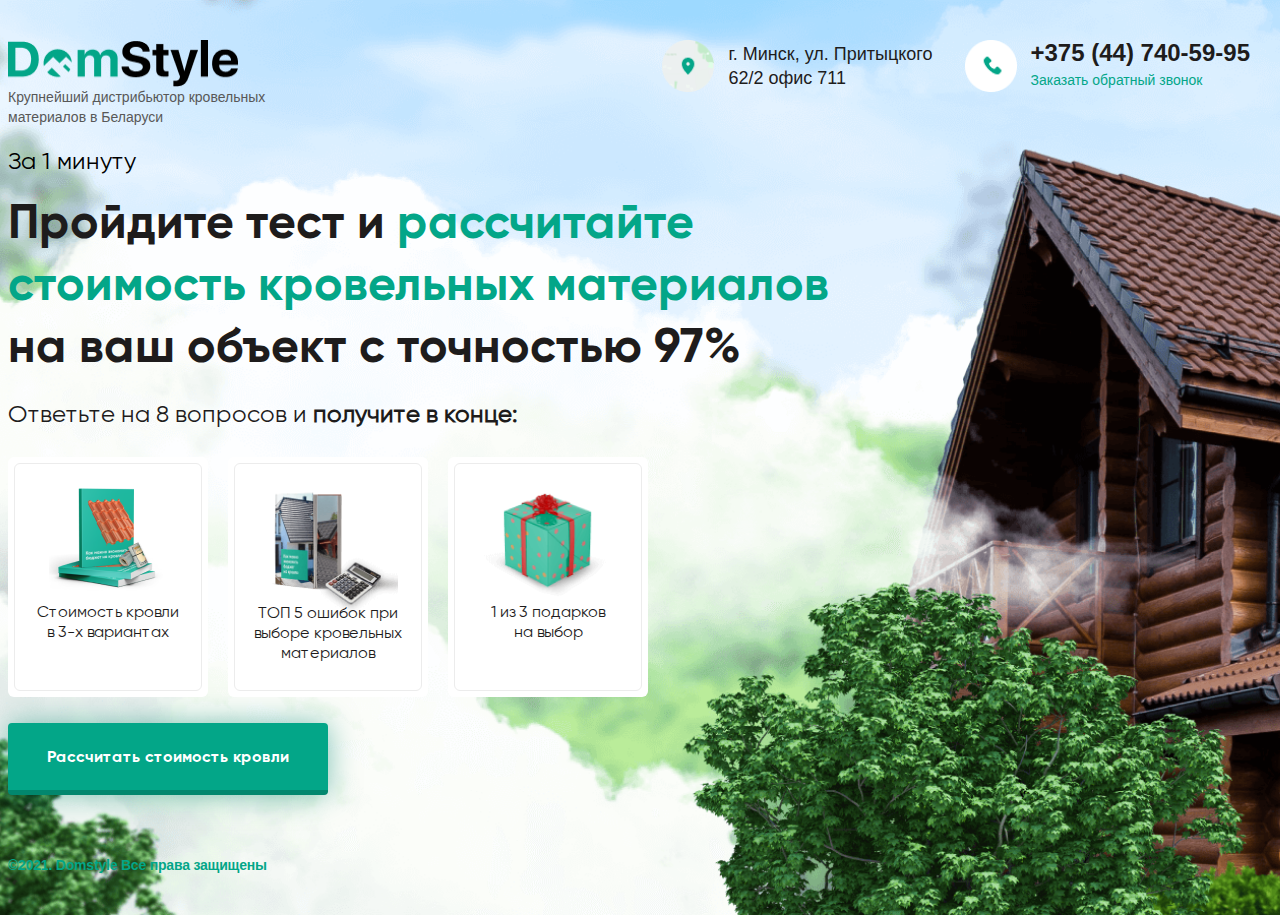
<file: krovstyle/index.html>
<!DOCTYPE html><html lang=""><head><meta charset="utf-8"><meta http-equiv="X-UA-Compatible" content="IE=edge">
  <meta name="viewport" content="width=device-width,initial-scale=1"><link rel="icon" href="favicon.ico">
  <title>domstyle-vue-quiz</title><link href="css/app.f293d029.css" rel="preload" as="style">
  <link href="js/app.19788810.js" rel="preload" as="script"><link href="js/chunk-vendors.12745626.js" rel="preload" as="script">
  <link href="css/app.f293d029.css" rel="stylesheet"></head><body><noscript><strong>We're sorry but domstyle-vue-quiz doesn't work properly without JavaScript enabled. Please enable it to continue.</strong></noscript><div id="app"></div><script src="js/chunk-vendors.12745626.js"></script><script src="js/app.19788810.js"></script></body></html>
</file>
<file: krovstyle/css/app.f293d029.css>
.modal__button[data-v-0016cfac]{max-width:320px}.modal__content-close[data-v-0016cfac]{position:absolute;right:30px;top:30px;width:20px}.modal__content[data-v-0016cfac]{display:flex;flex-direction:column;align-items:center;padding:30px 20px;position:relative}.modal__title[data-v-0016cfac]{font-family:Gilroy-Regular,sans-serif;font-size:24px;margin-top:40px}.modal__name-input[data-v-0016cfac],.modal__phone-input[data-v-0016cfac]{width:100%;max-width:320px;height:50px;font-family:Gilroy-Regular,sans-serif;font-size:16px;line-height:20px;display:flex;align-items:center;text-align:center;border:1px solid #eae9e9;box-sizing:border-box;border-radius:12px;background-color:#fff;margin-top:30px}.margin-right[data-v-0016cfac]{margin-right:auto}.header[data-v-0016cfac]{width:100%}.header__item[data-v-0016cfac]{margin-bottom:20px}.header__wrapper[data-v-0016cfac]{width:100%;justify-content:flex-end}.header__icon[data-v-0016cfac]{width:52px;height:52px;margin-right:14px}.header__logo-text[data-v-0016cfac]{font-style:normal;font-weight:400;font-size:14px;line-height:20px;color:#585858;max-width:285px}.header__logo-img[data-v-0016cfac]{width:230px;height:47.27px;margin-right:20px}.header__location-text[data-v-0016cfac]{font-style:normal;font-weight:400;font-size:18px;line-height:24px}.header__pdf[data-v-0016cfac]{margin-right:32px}.header__pdf--text[data-v-0016cfac]{margin-left:70px;font-family:Gilroy-Bold,sans-serif;font-size:16px;line-height:20px;text-align:center;border-radius:4px;background-color:#fff;padding:3px 27px 3px 42px}.header__pdf-icon[data-v-0016cfac]{position:absolute;left:-40px;top:-40px}.header__pdf-under[data-v-0016cfac]{font-style:normal;font-weight:400;font-size:10px;line-height:20px;text-align:center;color:#585858;margin-left:50px;margin-top:6px}.header__phone-text[data-v-0016cfac]{font-weight:700;font-size:24px;line-height:20px;text-decoration:none;color:inherit;margin-bottom:7px}.header__phone-callback-link[data-v-0016cfac]{font-style:normal;font-weight:400;font-size:14px;line-height:20px}.header__quiz-text[data-v-0016cfac]{width:100%;line-height:1em;font-family:Gilroy-Bold,sans-serif;font-size:48px;text-align:center}.header__quiz-close[data-v-0016cfac]{display:block;margin-left:auto}.quiz__close-wrap[data-v-0016cfac]{width:250px}@media screen and (max-width:1540px){.header__location[data-v-0016cfac]{margin-bottom:40px}.header__location[data-v-0016cfac],.header__phone[data-v-0016cfac]{margin-left:30px;margin-right:0}.header__pdf[data-v-0016cfac]{margin-right:0}.header__logo-row[data-v-0016cfac]{flex-direction:column}.header__logo[data-v-0016cfac]{align-items:flex-start}}@media screen and (max-width:1308px){.header__pdf[data-v-0016cfac]{display:none}.header__item[data-v-0016cfac]{margin-left:0;margin-right:10px}}@media screen and (max-width:840px){.header__logo-text[data-v-0016cfac]{margin-top:11px}.margin-center[data-v-0016cfac]{margin:0 auto}.header__left-container[data-v-0016cfac]{flex-direction:column;margin-top:12px}.header__logo-img[data-v-0016cfac]{width:120px;height:auto}.header__logo[data-v-0016cfac]{align-items:flex-start}.header__pdf[data-v-0016cfac]{display:none}.header__item[data-v-0016cfac]{margin:0 0 16px 0}.header__logo-text[data-v-0016cfac]{font-size:12px;line-height:16px}.header__location-text[data-v-0016cfac]{font-size:16px;line-height:24px}.header__phone-text[data-v-0016cfac]{font-size:18px}.header__quiz-text[data-v-0016cfac]{font-size:19px;line-height:33px;margin-top:8px}.header__quiz-close[data-v-0016cfac]{position:absolute;right:0;top:0}.modal__content-close[data-v-0016cfac]{position:absolute;right:30px;top:30px;width:20px}}.quiz__overlay[data-v-7a84a1c3]{position:absolute;height:100%;width:100%;background-color:#fff;z-index:999;-webkit-animation:flash-data-v-7a84a1c3 .6s ease-in-out;animation:flash-data-v-7a84a1c3 .6s ease-in-out}@-webkit-keyframes flash-data-v-7a84a1c3{0%{opacity:1}to{opacity:0}}@keyframes flash-data-v-7a84a1c3{0%{opacity:1}to{opacity:0}}input[type=range][data-v-7a84a1c3]{-webkit-appearance:none;width:100%;background:linear-gradient(107deg,#03a688 5.15%,#6de0cb 39.13%,#03a688 116.17%);border-radius:40px}input[type=range][data-v-7a84a1c3]:focus{outline:none}input[type=range][data-v-7a84a1c3]::-ms-track{width:100%;cursor:pointer;background:#fff;border-color:#fff;color:#fff}input[type=range][data-v-7a84a1c3]::-webkit-slider-thumb{-webkit-appearance:none;height:16px;width:16px;border-radius:10px;background:#fff;cursor:pointer;box-shadow:1px 1px 1px #000,0 0 1px #0d0d0d}input[type=range][data-v-7a84a1c3]::-moz-range-thumb{box-shadow:1px 1px 1px #000,0 0 1px #0d0d0d;height:16px;width:16px;border-radius:10px;background:#fff;cursor:pointer}input[type=range][data-v-7a84a1c3]::-ms-thumb{box-shadow:1px 1px 1px #000,0 0 1px #0d0d0d;height:16px;width:16px;border-radius:10px;background:#fff;cursor:pointer}.quiz__step-progress[data-v-7a84a1c3]{transition:all .25s ease-in-out}.quiz[data-v-7a84a1c3]{max-width:1100px;min-height:752px;height:100%;background-color:#fff;border-radius:32px;padding:33px 0 65px;margin:0 auto 20px;position:relative}.quiz[data-v-7a84a1c3],.quiz__container[data-v-7a84a1c3]{width:100%;display:flex;flex-direction:column;align-items:center}.quiz__container[data-v-7a84a1c3]{max-width:697px;height:700px}.quiz__step[data-v-7a84a1c3]{height:34px;width:100%;margin-bottom:15px;border-radius:40px;overflow:hidden;position:relative;display:flex;justify-content:center;background-color:#f0f4f7}.quiz__step-progress[data-v-7a84a1c3]{position:absolute;left:0;top:0;height:100%;background:linear-gradient(107deg,#03a688 5.15%,#6de0cb 39.13%,#03a688 116.17%);width:0;transition:width .5s ease}.quiz__step-text[data-v-7a84a1c3]{font-family:Gilroy-Bold,sans-serif;font-size:16px;line-height:24px;display:flex;align-items:center;z-index:99}.quiz__benefits[data-v-7a84a1c3],.quiz__hints[data-v-7a84a1c3]{width:250px;height:557px;background:#f0f6f9;border-radius:22px;align-items:center;position:absolute;z-index:1000}.quiz__benefits[data-v-7a84a1c3]{left:-125px;top:100px}.quiz__hints[data-v-7a84a1c3]{right:-125px;top:100px}.quiz__benefit-item[data-v-7a84a1c3]{align-items:center}.quiz__benefits .quiz__benefit-item[data-v-7a84a1c3]:nth-child(2),.quiz__benefits .quiz__benefit-item[data-v-7a84a1c3]:nth-child(3){margin-bottom:20px}.quiz__benefit-item-img[data-v-7a84a1c3]{width:90px;height:90px}.quiz__benefits-title[data-v-7a84a1c3],.quiz__hints-title[data-v-7a84a1c3]{font-family:Gilroy-Bold,sans-serif;font-size:16px;line-height:22px;text-align:center;color:#03a688;margin:30px 0 17px}.quiz__benefit-item-text[data-v-7a84a1c3]{font-family:Gilroy-Regular,sans-serif;font-size:16px;line-height:20px;text-align:center}.quiz__hints-face[data-v-7a84a1c3]{width:190px;height:190px;border-radius:100px}.quiz__hints-heading[data-v-7a84a1c3]{margin:10px 0 7px;font-family:Gilroy-Bold,sans-serif;font-size:16px;line-height:22px;text-align:center}.quiz__hints-position[data-v-7a84a1c3]{margin-bottom:5px}.quiz__hints-hint[data-v-7a84a1c3],.quiz__hints-position[data-v-7a84a1c3]{font-family:Gilroy-Regular,sans-serif;font-size:14px;line-height:20px;text-align:center}.quiz__hints-hint[data-v-7a84a1c3]{padding:0 30px;margin-top:20px}.quiz__button[data-v-7a84a1c3]{margin-top:48px;margin-bottom:0}.quiz__button-thanks[data-v-7a84a1c3]{margin:0}.quiz__comment[data-v-7a84a1c3]{font-family:Gilroy-Regular,sans-serif;font-size:16px;line-height:24px;margin-bottom:27px}.quiz__questions[data-v-7a84a1c3]{width:100%;max-width:697px;display:flex;flex-wrap:wrap;gap:20px}.quiz__questions-item[data-v-7a84a1c3]{flex:1 2 218px}.quiz__questions-item-100[data-v-7a84a1c3]{flex:1 2 100%}.quiz__questions-tile[data-v-7a84a1c3]{flex:1 2 225px;position:relative;display:block;cursor:pointer}.quiz__title[data-v-7a84a1c3]{font-family:Gilroy-Bold,sans-serif;font-size:34px;line-height:42px;margin-right:auto;margin-bottom:28px}.quiz__questions-tile-label[data-v-7a84a1c3]{height:100%;width:100%;display:flex;position:absolute;top:0;left:0}.quiz__questions-check[data-v-7a84a1c3]{width:24px;height:24px;background-size:cover;left:0;top:2px}.quiz__questions-check[data-v-7a84a1c3],.quiz__questions-tile-check[data-v-7a84a1c3]{background-image:url([data-uri]);position:absolute}.quiz__questions-tile-check[data-v-7a84a1c3]{width:30px;height:30px;bottom:-12px;left:50%;z-index:999;transform:translate(-50%)}.hidden[data-v-7a84a1c3]{opacity:0;visibility:hidden;position:absolute}.quiz__questions-tile-text[data-v-7a84a1c3]{font-family:Gilroy-Regular,sans-serif;font-size:16px;line-height:20px;display:flex}.quiz__questions-tile-checked-shadow[data-v-7a84a1c3]{box-shadow:0 0 15px 0 #03a688}.quiz__questions-checked[data-v-7a84a1c3]{background-image:url([data-uri])}.quiz__questions-tile-img[data-v-7a84a1c3]{width:100%;height:163px;border-radius:12px;border:1px solid #dbdbdb}.quiz__questions-tile-img-wrap[data-v-7a84a1c3]{position:relative;margin-bottom:12px}.quiz__questions-radio-btn[data-v-7a84a1c3]{position:relative;display:flex;align-items:center}.quiz__questions-radio-label[data-v-7a84a1c3]{z-index:99;font-family:Gilroy-Regular,sans-serif;font-size:16px;line-height:30px;padding-left:35px}.quiz__questions-slider[data-v-7a84a1c3]{display:flex;flex-direction:column}.quiz__questions-input[data-v-7a84a1c3]{width:139px;height:50px;font-family:Gilroy-Regular,sans-serif;font-size:16px;line-height:20px;display:flex;align-items:center;text-align:center;border:1px solid #eae9e9;box-sizing:border-box;border-radius:12px;background-color:#fff;margin-right:10px}.quiz__questions-slider-value-wrap[data-v-7a84a1c3]{display:flex;flex-direction:row;align-items:center;margin-bottom:35px}.quiz__questions-slider-max[data-v-7a84a1c3],.quiz__questions-slider-min[data-v-7a84a1c3],.quiz__questions-slider-value-unit[data-v-7a84a1c3]{font-family:Gilroy-Regular,sans-serif;font-size:16px;line-height:20px}.quiz__questions-slider-input[data-v-7a84a1c3]{max-width:325px;width:100%;height:10px;margin-bottom:10px}.quiz__questions-slider-input-minmax[data-v-7a84a1c3]{display:flex;flex-direction:row;justify-content:space-between;max-width:325px}.quiz__questions-contacts[data-v-7a84a1c3]{padding-left:60px}.quiz__questions-check-contacts[data-v-7a84a1c3]{left:71px;top:15px}.quiz__questions-radio-btn-contacts[data-v-7a84a1c3]{margin-bottom:19px}.quiz__contacts-phone[data-v-7a84a1c3]{position:relative;display:flex;flex-direction:row;align-items:center;margin-bottom:20px;width:100%;max-width:430px}.quiz__contacts-phone-input[data-v-7a84a1c3]{width:100%;max-width:430px;font-family:Gilroy-Regular,sans-serif;font-size:16px;line-height:20px}.quiz__contacts-phone-img[data-v-7a84a1c3]{position:absolute;left:20px}.quiz__thankpage-free-item-text[data-v-7a84a1c3],.quiz__thankpage-free[data-v-7a84a1c3],.quiz__thankpage-map-text[data-v-7a84a1c3],.quiz__thankpage-time[data-v-7a84a1c3]{font-family:Gilroy-Regular,sans-serif;font-size:16px;line-height:24px;text-align:center}.quiz__thankpage-time[data-v-7a84a1c3]{margin-bottom:30px}.quiz__thankpage-main-text[data-v-7a84a1c3]{font-family:Gilroy-Regular,sans-serif;font-size:24px;line-height:32px;text-align:center}.quiz__thankpage-buttons[data-v-7a84a1c3]{display:flex;flex-direction:column;align-items:center;margin:20px 0 63px}.quiz__thankpage-buttons>a[data-v-7a84a1c3]:first-child{margin-bottom:15px}.quiz__thankpage-map[data-v-7a84a1c3]{display:flex;flex-direction:row;align-items:center;justify-content:center;margin-top:23px}.quiz__thankpage-free[data-v-7a84a1c3]{margin:10px 0 19px}.quiz__thankpage-free-item[data-v-7a84a1c3]{display:flex;flex-direction:row;align-items:center;max-width:430px;margin:0 auto}.quiz__thankpage-free-item-text[data-v-7a84a1c3]{margin-left:7px}.quiz__benefit-item-img-2[data-v-7a84a1c3]{width:100px;height:100px}@media screen and (max-width:1400px){.quiz[data-v-7a84a1c3]{padding:30px 22px}.quiz__benefits[data-v-7a84a1c3],.quiz__hints[data-v-7a84a1c3]{display:none}}@media screen and (max-width:840px){.quiz[data-v-7a84a1c3]{min-height:auto}.quiz__questions-tile-img-wrap[data-v-7a84a1c3]{margin-bottom:4px}.quiz__thankpage-free[data-v-7a84a1c3]{text-align:left;margin-bottom:12px}.quiz__thankpage-free-item[data-v-7a84a1c3]{align-items:flex-start;margin-bottom:15px}.quiz__thankpage-free-item-text[data-v-7a84a1c3]{text-align:left}.quiz__thankpage-map[data-v-7a84a1c3]{flex-direction:column;margin-top:10px}.quiz__thankpage-map-img[data-v-7a84a1c3]{width:80px;height:60px}.quiz__thankpage-buttons[data-v-7a84a1c3]{margin:20px 0}.quiz__thankpage-free-item-text[data-v-7a84a1c3],.quiz__thankpage-free[data-v-7a84a1c3],.quiz__thankpage-main-text[data-v-7a84a1c3],.quiz__thankpage-map-text[data-v-7a84a1c3],.quiz__thankpage-time[data-v-7a84a1c3]{font-size:14px;line-height:20px}.quiz__questions[data-v-7a84a1c3]{gap:5px;justify-content:space-between;margin-bottom:13px}.quiz__contacts-phone-input[data-v-7a84a1c3]{font-size:14px;line-height:20px}.quiz__step-text[data-v-7a84a1c3]{font-size:14px}.quiz__questions-contacts[data-v-7a84a1c3]{font-size:14px;line-height:20px}.quiz__questions-tile-text[data-v-7a84a1c3]{font-size:14px;line-height:16px}.quiz__questions-tile-check[data-v-7a84a1c3]{width:12px;height:12px;bottom:-3px;background-size:cover}.quiz__questions-item[data-v-7a84a1c3]{flex:0 2 47%;margin-bottom:10px}.quiz__questions-tile-img[data-v-7a84a1c3]{height:25vw}.quiz__title[data-v-7a84a1c3]{font-size:22px;line-height:26px;margin-bottom:20px}.quiz__step[data-v-7a84a1c3]{margin-bottom:20px}.quiz__questions-tile[data-v-7a84a1c3]{width:100%;height:100%}.quiz__container[data-v-7a84a1c3]{height:100%}.quiz__button[data-v-7a84a1c3]{margin-top:0;height:54px}.button[data-v-7a84a1c3],a[data-v-7a84a1c3]{width:100%}}@font-face{font-family:Gilroy-Bold;src:url(../fonts/gilroy-bold.3cf0ee27.ttf)}@font-face{font-family:Gilroy-Regular;src:url(../fonts/gilroy-regular.ae5e7255.ttf)}*{margin:0;padding:0;box-sizing:border-box}a{text-decoration:none;color:inherit}.header__quiz-close,a,button,label{cursor:pointer}.accent{color:#03a688}#app{margin-left:-12px;padding:40px 20px;display:flex;justify-content:center;font-family:Roboto,sans-serif;-webkit-font-smoothing:antialiased;-moz-osx-font-smoothing:grayscale;color:#1e1c1c;background-size:cover;min-height:100vh}.app-bg{background:url(../img/bg.fdadcc7a.png) no-repeat}.app-quiz-bg{background:url(../img/bg-blur.45eca63b.png) no-repeat}.app-mobile-bg{background:url(../img/bg-mobile.cf9f96be.png) no-repeat}.app-quiz-mobile-bg{background:url(../img/mobile-quiz-bg.d231e41e.png) no-repeat}.container{flex-direction:column;display:flex;max-width:1600px;width:100%;height:100%}.flex-row,.flex-row-lg{display:flex;flex-direction:row;position:relative;align-items:center}.flex-column,.flex-column-lg{display:flex;flex-direction:column}.align-items-start{align-items:flex-start}.button{width:320px;height:72px;background:#03a688;border-radius:4px;margin:26px 0 60px;font-family:Gilroy-Bold,sans-serif;font-size:16px;line-height:20px;display:flex;align-items:center;justify-content:center;text-align:center;color:#fff;border:none;border-bottom:5px solid #02876e;box-shadow:0 0 30px rgba(2,135,110,.5)}.button:disabled,.button:disabled:focus,.button:disabled:hover{background:#a8a8a8;border-bottom:none;box-shadow:none}.button:focus,.button:hover{background-color:#02876e}.copyright{font-weight:700;font-size:14px;line-height:20px;align-items:center;margin-top:auto;letter-spacing:-.2px}.main{display:flex;flex-direction:column;align-items:flex-start;margin-top:17px}.main__pre-text{font-family:Gilroy-Regular,sans-serif;font-size:24px;line-height:24px;color:#000}.main__text{font-family:Gilroy-Bold,sans-serif;font-size:48px;line-height:62px;color:#1e1c1c;margin-top:18px}.main__after-text{margin:25px 0 31px;font-family:Gilroy-Regular,sans-serif;font-size:24px;line-height:24px}.main__benefit-item{display:flex;flex-direction:column;align-items:center;padding:11px;background-color:#fff;border-radius:6px;border:1px solid #ececec;height:100%}.main__benefit-item-wrap{padding:6px;background-color:#fff;border-radius:6px;height:240px;width:200px}.main__benefit-item-wrap:not(last-child){margin-right:20px}.main__benefit-item-text{font-family:Gilroy-Regular,sans-serif;font-size:16px;line-height:20px;text-align:center;margin-top:7px}.main__benefit-item-img{width:120px;height:120px}@media screen and (max-width:840px){#app{padding:20px 13px;margin-left:0}.main-16{margin-top:16px}.main-30{margin-top:30px}.main__pre-text{display:none}.main__text{margin-top:0;font-size:28px;line-height:33px}.main__benefit-item-text{text-align:left;margin-top:0}.main__after-text{margin:18px 0 0;font-size:16px;line-height:22px}.main__benefit-item-wrap:not(last-child){margin-left:0;margin-bottom:7px}.flex-row-lg{flex-direction:column}.flex-column-lg{flex-direction:row}.main__benefit-item-wrap,.main__benefits{padding:4px;width:100%;height:auto}.main__benefits{margin-top:11px}.main__benefit-item-wrap:not(last-child){margin-right:0}.main__benefit-item-wrap{padding:14px 6px}.main__benefit-item{padding:16px 15px 10px 10px;align-items:center;width:100%;height:auto;padding:10px 15px 10px 10px}.main__benefit-item-img{margin-right:10px!important;width:70px!important;height:70px!important;margin-bottom:0!important}.main__benefit-item-img-3{margin-left:-14px;margin-right:10px;height:72px!important;width:80px!important}.main__button{width:100%;height:56px;margin:7px 0 487px}.header__quiz-close{width:20px;height:20px}.copyright{text-align:center}}
</file>
